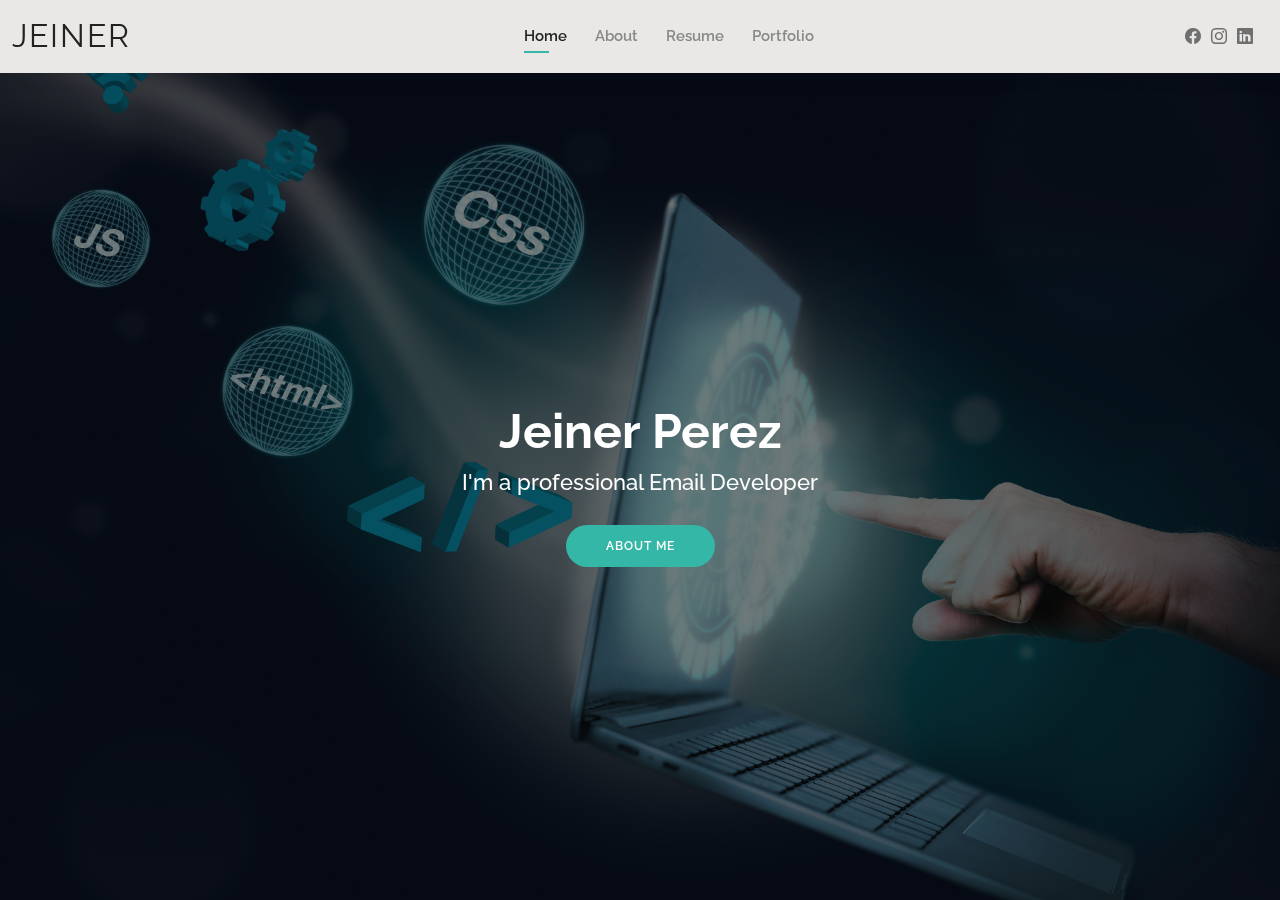
<file: index.html>
<!DOCTYPE html>
<html lang="en">

<head>
  <meta charset="utf-8">
  <meta content="width=device-width, initial-scale=1.0" name="viewport">

  <title>Kelly Bootstrap Template - Index</title>
  <meta content="" name="description">
  <meta content="" name="keywords">

 

  <!-- Google Fonts -->
  <link href="https://fonts.googleapis.com/css?family=Open+Sans:300,300i,400,400i,600,600i,700,700i|Raleway:300,300i,400,400i,500,500i,600,600i,700,700i|Poppins:300,300i,400,400i,500,500i,600,600i,700,700i" rel="stylesheet">

  <!-- Vendor CSS Files -->
  <link href="assets/vendor/aos/aos.css" rel="stylesheet">
  <link href="assets/vendor/bootstrap/css/bootstrap.min.css" rel="stylesheet">
  <link href="assets/vendor/bootstrap-icons/bootstrap-icons.css" rel="stylesheet">
  <link href="assets/vendor/boxicons/css/boxicons.min.css" rel="stylesheet">
  <link href="assets/vendor/glightbox/css/glightbox.min.css" rel="stylesheet">
  <link href="assets/vendor/swiper/swiper-bundle.min.css" rel="stylesheet">

  <!--  Main CSS File -->
  <link href="assets/css/style.css" rel="stylesheet">

  
</head>

<body>

  <!-- ======= Header ======= -->
  <header id="header" class="fixed-top">
    <div class="container-fluid d-flex justify-content-between align-items-center">

      <h1 class="logo me-auto me-lg-0"><a href="index.html">JEINER</a></h1>
     

      <nav id="navbar" class="navbar order-last order-lg-0">
        <ul>
          <li><a class="active" href="index.html">Home</a></li>
          <li><a href="about.html">About</a></li>
          <li><a href="resume.html">Resume</a></li>
     
          <li><a href="portfolio.html">Portfolio</a></li>
        
        </ul>
        <i class="bi bi-list mobile-nav-toggle"></i>
      </nav><!-- .navbar -->

      <div class="header-social-links">
       
        <a href="https://www.facebook.com/heiner.perezlizano/" class="facebook"><i class="bi bi-facebook"></i></a>
        <a href="https://www.instagram.com/hperezl27/" class="instagram"><i class="bi bi-instagram"></i></a>
        <a href="https://www.linkedin.com/in/hperezl2236/" class="linkedin"><i class="bi bi-linkedin"></i></i></a>
      </div>

    </div>

  </header><!-- End Header -->

  <!-- ======= Hero Section ======= -->
  <section id="hero" class="d-flex align-items-center">
    <div class="container d-flex flex-column align-items-center box" data-aos="zoom-in" data-aos-delay="100">
      <h1>Jeiner Perez</h1>
      <h2>I'm a professional Email Developer</h2>
      <a href="about.html" class="btn-about">About Me</a>
    </div>
  </section><!-- End Hero -->



 

  <!-- Vendor JS Files -->
  <script src="assets/vendor/purecounter/purecounter_vanilla.js"></script>
  <script src="assets/vendor/aos/aos.js"></script>
  <script src="assets/vendor/bootstrap/js/bootstrap.bundle.min.js"></script>
  <script src="assets/vendor/glightbox/js/glightbox.min.js"></script>
  <script src="assets/vendor/isotope-layout/isotope.pkgd.min.js"></script>
  <script src="assets/vendor/swiper/swiper-bundle.min.js"></script>
  <script src="assets/vendor/waypoints/noframework.waypoints.js"></script>
  <script src="assets/vendor/php-email-form/validate.js"></script>

  <!-- Template Main JS File -->
  <script src="assets/js/main.js"></script>

</body>

</html>
</file>
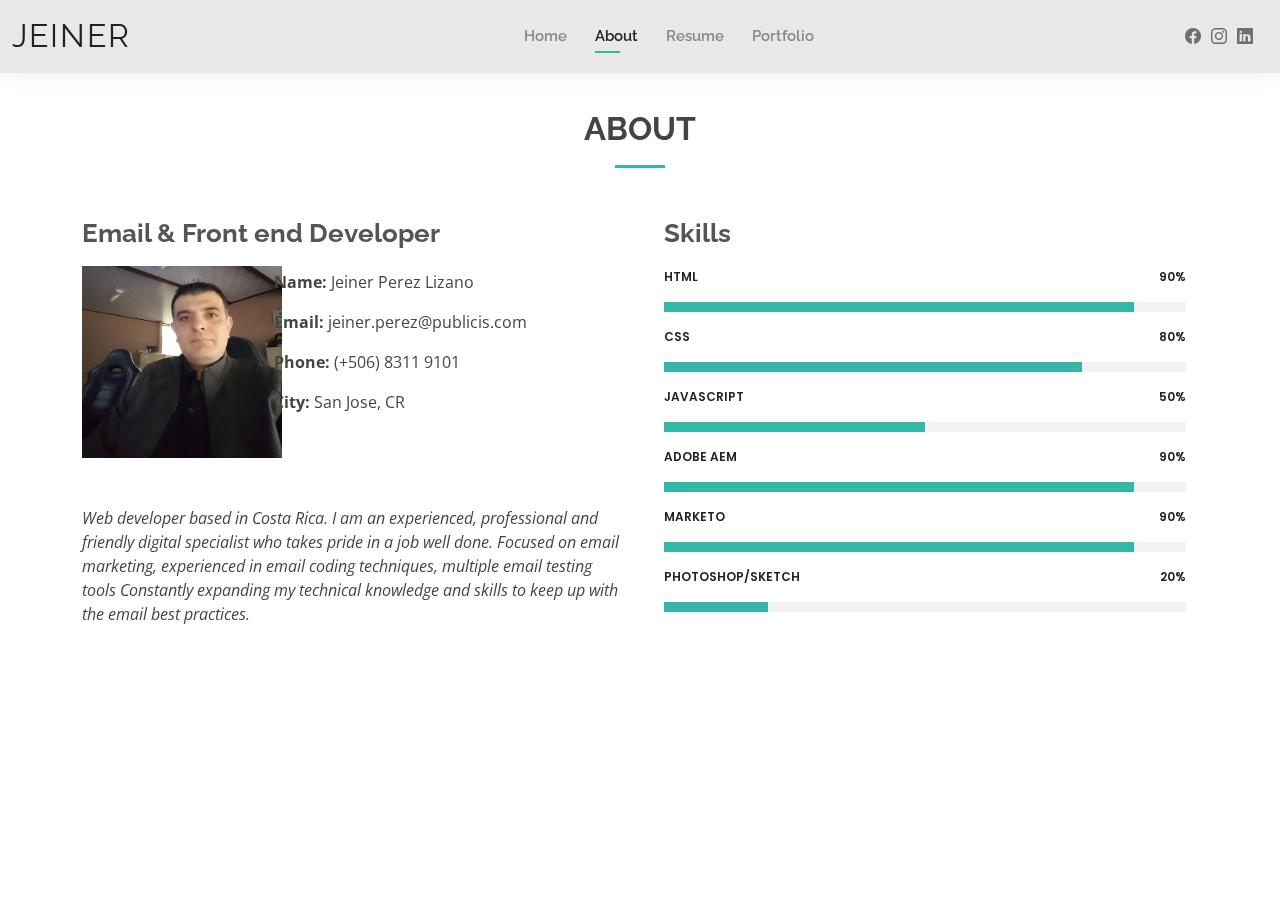
<file: about.html>
<!DOCTYPE html>
<html lang="en">

<head>
  <meta charset="utf-8">
  <meta content="width=device-width, initial-scale=1.0" name="viewport">

  <title>About - Jeiner</title>
  <meta content="" name="description">
  <meta content="" name="keywords">



  <!-- Google Fonts -->
  <link href="https://fonts.googleapis.com/css?family=Open+Sans:300,300i,400,400i,600,600i,700,700i|Raleway:300,300i,400,400i,500,500i,600,600i,700,700i|Poppins:300,300i,400,400i,500,500i,600,600i,700,700i" rel="stylesheet">

  <!-- Vendor CSS Files -->
  <link href="assets/vendor/aos/aos.css" rel="stylesheet">
  <link href="assets/vendor/bootstrap/css/bootstrap.min.css" rel="stylesheet">
  <link href="assets/vendor/bootstrap-icons/bootstrap-icons.css" rel="stylesheet">
  <link href="assets/vendor/boxicons/css/boxicons.min.css" rel="stylesheet">
  <link href="assets/vendor/glightbox/css/glightbox.min.css" rel="stylesheet">
  <link href="assets/vendor/swiper/swiper-bundle.min.css" rel="stylesheet">

  <!--  Main CSS File -->
  <link href="assets/css/style.css" rel="stylesheet">

 
</head>

<body>

  <!-- ======= Header ======= -->
  <header id="header" class="fixed-top">
    <div class="container-fluid d-flex justify-content-between align-items-center">

      <h1 class="logo me-auto me-lg-0"><a href="index.html">JEINER</a></h1>
     

      <nav id="navbar" class="navbar order-last order-lg-0">
        <ul>
          <li><a href="index.html">Home</a></li>
          <li><a class="active" href="about.html">About</a></li>
          <li><a href="resume.html">Resume</a></li>
          
          <li><a href="portfolio.html">Portfolio</a></li>
         
        </ul>
        <i class="bi bi-list mobile-nav-toggle"></i>
      </nav><!-- .navbar -->

      <div class="header-social-links">
   
        <a href="https://www.facebook.com/heiner.perezlizano/" class="facebook"><i class="bi bi-facebook"></i></a>
        <a href="https://www.instagram.com/hperezl27/" class="instagram"><i class="bi bi-instagram"></i></a>
        <a href="https://www.linkedin.com/in/hperezl2236/" class="linkedin"><i class="bi bi-linkedin"></i></i></a>
      </div>

    </div>

  </header><!-- End Header -->

  <main id="main">

    <!-- ======= About Section ======= -->
    <section id="about" class="about">
      <div class="container" data-aos="fade-up">

        <div class="section-title">
          <h2>About</h2>
        
        </div>

        <div class="row">
         <!-- <div class="col-lg-4">
            <img src="assets/img/about.jpg" class="img-fluid" alt="">
          </div>-->
          <div class="col-lg-6 col-sm-12 col-md-12 content mb-5">
            <div class="row">
              <h3 class="mb-3">Email  &amp; Front end Developer</h3>
              <div class="col-lg-4 col-sm-12 col-md-4 mb-5">
                <img src="assets/img/jei2.jpg" class="img-about" alt="">
              </div>
              <div class="col-lg-8 col-sm-12 col-md-8">
                <ul>
                  <li><i class="bi bi-rounded-right"></i> <strong>Name: </strong> Jeiner Perez Lizano</li>
                  <li><i class="bi bi-rounded-right"></i> <strong>Email: </strong> jeiner.perez@publicis.com</li>
                  <li><i class="bi bi-rounded-right"></i> <strong>Phone: </strong> (+506) 8311 9101</li>
                  <li><i class="bi bi-rounded-right"></i> <strong>City: </strong> San Jose, CR</li>
                </ul>
              </div>
            </div>
            
            <p class="fst-italic">
              Web developer based in Costa Rica. I am an experienced, professional and friendly digital specialist who takes pride in a job well done. Focused on email marketing, experienced
in email coding techniques, multiple email testing tools Constantly expanding my technical knowledge and skills to keep up with the email best practices.
            </p>
      
           
          </div>
          <div id="skills" class="skills col-lg-6 col-sm-12 col-md-12 content">
            <div class="container">
      
                <h3>Skills</h3>
                
              <div class="row skills-content">
      
                  <div class="progress">
                    <span class="skill">HTML <i class="val">90%</i></span>
                    <div class="progress-bar-wrap">
                      <div class="progress-bar" role="progressbar" aria-valuenow="90" aria-valuemin="0" aria-valuemax="100"></div>
                    </div>
                  </div>
      
                  <div class="progress">
                    <span class="skill">CSS <i class="val">80%</i></span>
                    <div class="progress-bar-wrap">
                      <div class="progress-bar" role="progressbar" aria-valuenow="80" aria-valuemin="0" aria-valuemax="100"></div>
                    </div>
                  </div>
      
                  <div class="progress">
                    <span class="skill">JavaScript <i class="val">50%</i></span>
                    <div class="progress-bar-wrap">
                      <div class="progress-bar" role="progressbar" aria-valuenow="50" aria-valuemin="0" aria-valuemax="100"></div>
                    </div>
                  </div>
                  <div class="progress">
                    <span class="skill">Adobe AEM <i class="val">90%</i></span>
                    <div class="progress-bar-wrap">
                      <div class="progress-bar" role="progressbar" aria-valuenow="90" aria-valuemin="0" aria-valuemax="100"></div>
                    </div>
                  </div>
      
                  <div class="progress">
                    <span class="skill">Marketo <i class="val">90%</i></span>
                    <div class="progress-bar-wrap">
                      <div class="progress-bar" role="progressbar" aria-valuenow="90" aria-valuemin="0" aria-valuemax="100"></div>
                    </div>
                  </div>
      
                  <div class="progress">
                    <span class="skill">Photoshop/Sketch <i class="val">20%</i></span>
                    <div class="progress-bar-wrap">
                      <div class="progress-bar" role="progressbar" aria-valuenow="20" aria-valuemin="0" aria-valuemax="100"></div>
                    </div>
                  </div>
      
              
      
               
      
              </div>
      
            </div>
          </div><!-- End Skills Section -->
        </div>

      </div>
    </section><!-- End About Section -->

    <!-- ======= Skills Section ======= -->
 

  

  </main><!-- End #main -->



  <div id="preloader"></div>
  <a href="#" class="back-to-top d-flex align-items-center justify-content-center"><i class="bi bi-arrow-up-short"></i></a>

  <!-- Vendor JS Files -->
  <script src="assets/vendor/purecounter/purecounter_vanilla.js"></script>
  <script src="assets/vendor/aos/aos.js"></script>
  <script src="assets/vendor/bootstrap/js/bootstrap.bundle.min.js"></script>
  <script src="assets/vendor/glightbox/js/glightbox.min.js"></script>
  <script src="assets/vendor/isotope-layout/isotope.pkgd.min.js"></script>
  <script src="assets/vendor/swiper/swiper-bundle.min.js"></script>
  <script src="assets/vendor/waypoints/noframework.waypoints.js"></script>
  <script src="assets/vendor/php-email-form/validate.js"></script>

  <!-- Template Main JS File -->
  <script src="assets/js/main.js"></script>

</body>

</html>
</file>
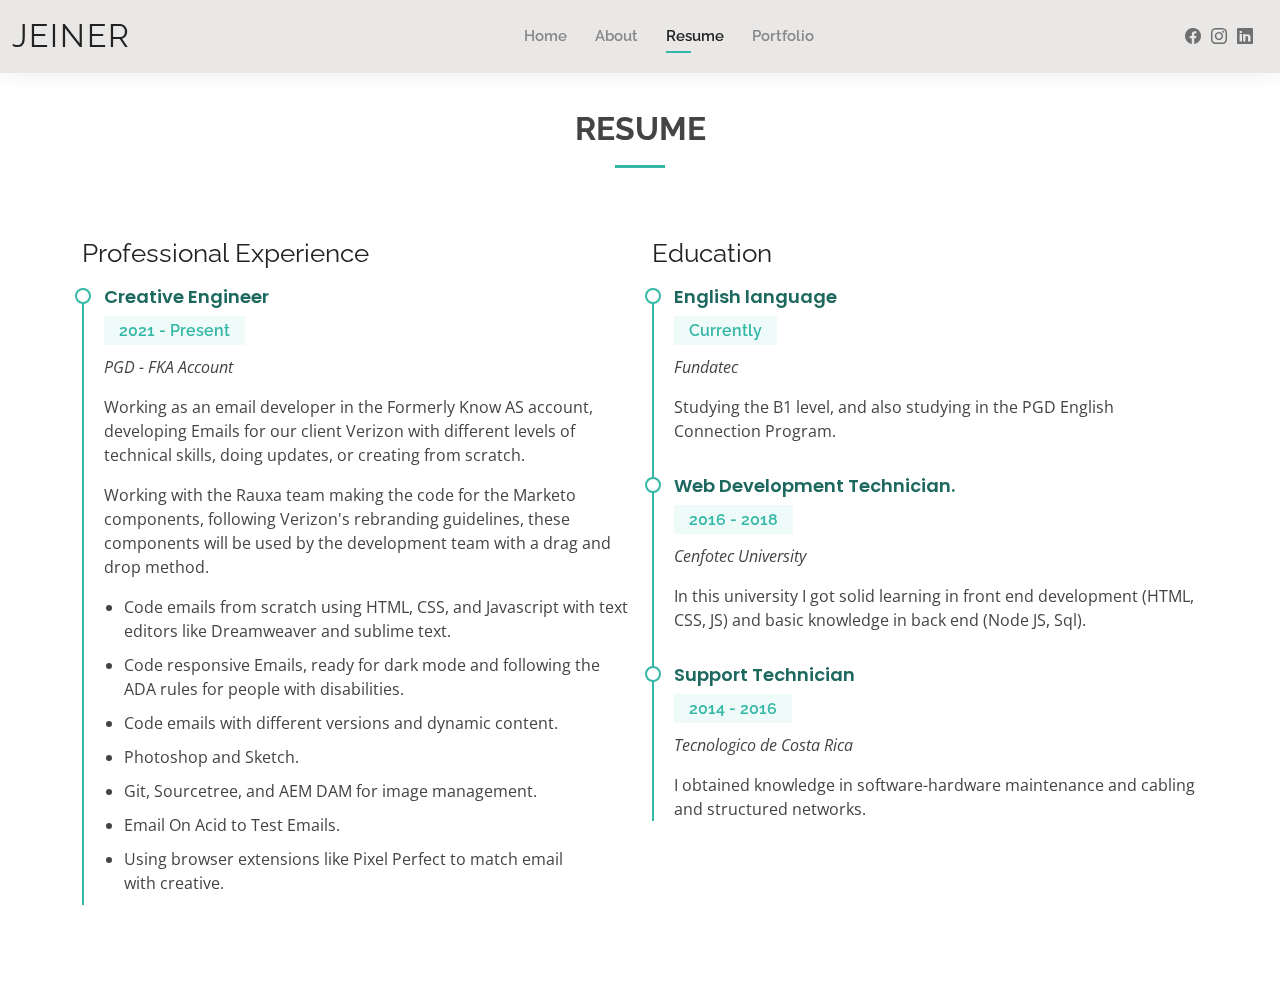
<file: resume.html>
<!DOCTYPE html>
<html lang="en">

<head>
  <meta charset="utf-8">
  <meta content="width=device-width, initial-scale=1.0" name="viewport">

  <title>Resume - Jeiner</title>
  <meta content="" name="description">
  <meta content="" name="keywords">

 

  <!-- Google Fonts -->
  <link href="https://fonts.googleapis.com/css?family=Open+Sans:300,300i,400,400i,600,600i,700,700i|Raleway:300,300i,400,400i,500,500i,600,600i,700,700i|Poppins:300,300i,400,400i,500,500i,600,600i,700,700i" rel="stylesheet">

  <!-- Vendor CSS Files -->
  <link href="assets/vendor/aos/aos.css" rel="stylesheet">
  <link href="assets/vendor/bootstrap/css/bootstrap.min.css" rel="stylesheet">
  <link href="assets/vendor/bootstrap-icons/bootstrap-icons.css" rel="stylesheet">
  <link href="assets/vendor/boxicons/css/boxicons.min.css" rel="stylesheet">
  <link href="assets/vendor/glightbox/css/glightbox.min.css" rel="stylesheet">
  <link href="assets/vendor/swiper/swiper-bundle.min.css" rel="stylesheet">

  <!--  Main CSS File -->
  <link href="assets/css/style.css" rel="stylesheet">

  
</head>

<body>

  <!-- ======= Header ======= -->
  <header id="header" class="fixed-top">
    <div class="container-fluid d-flex justify-content-between align-items-center">

      <h1 class="logo me-auto me-lg-0"><a href="index.html">JEINER</a></h1>
     

      <nav id="navbar" class="navbar order-last order-lg-0">
        <ul>
          <li><a href="index.html">Home</a></li>
          <li><a href="about.html">About</a></li>
          <li><a class="active" href="resume.html">Resume</a></li>
       
          <li><a href="portfolio.html">Portfolio</a></li>
         
        </ul>
        <i class="bi bi-list mobile-nav-toggle"></i>
      </nav><!-- .navbar -->

      <div class="header-social-links">
    
        <a href="https://www.facebook.com/heiner.perezlizano/" class="facebook"><i class="bi bi-facebook"></i></a>
        <a href="https://www.instagram.com/hperezl27/" class="instagram"><i class="bi bi-instagram"></i></a>
        <a href="https://www.linkedin.com/in/hperezl2236/" class="linkedin"><i class="bi bi-linkedin"></i></i></a>
      </div>

    </div>

  </header><!-- End Header -->

  <main id="main">

    <!-- ======= Resume Section ======= -->
    <section id="resume" class="resume">
      <div class="container" data-aos="fade-up">

        <div class="section-title">
          <h2>Resume</h2>
         
        </div>

        <div class="row">
          <div class="col-lg-6">
            <h3 class="resume-title">Professional Experience</h3>
            <div class="resume-item">
              <h4>Creative Engineer</h4>
              <h5>2021 - Present</h5>
              <p><em>PGD - FKA Account </em></p>
              <p>
                <p>Working as an email developer in the Formerly Know AS account, developing
                  Emails for our client Verizon with different levels of technical skills, doing
                  updates, or creating from scratch.</p>

                  <p>Working with the Rauxa team making the code for the Marketo components,
                    following Verizon's rebranding guidelines, these components will be used
                    by the development team with a drag and drop method.</p>
              <ul>
                <li>Code emails from scratch using HTML, CSS, and Javascript with text editors like Dreamweaver and sublime text.</li>
                <li>Code responsive Emails, ready for dark mode and following the ADA rules for people with disabilities. </li>
                <li>Code emails with different versions and dynamic content.</li>
                <li>Photoshop and Sketch.</li>
                <li>Git, Sourcetree, and AEM DAM for image management.</li>
                <li>Email On Acid to Test Emails.</li>
                <li>Using browser extensions like Pixel Perfect to match email with&nbsp;creative.</li>
              </ul>
              </p>
            </div>
           
          </div>
          <div class="col-lg-6">
         

            <h3 class="resume-title">Education</h3>
            <div class="resume-item">
              <h4>English language</h4>
              <h5> Currently</h5>
              <p><em>Fundatec</em></p>
              <p>Studying the B1 level, and also studying in the PGD English Connection Program.</p>
            </div>
            <div class="resume-item">
              <h4>Web Development Technician.</h4>
              <h5>2016 - 2018</h5>
              <p><em>Cenfotec University</em></p>
              <p>In this university I got solid learning in front end development (HTML, CSS, JS) and basic knowledge in back end (Node JS, Sql).</p>
              
            </div>
            <div class="resume-item">
              <h4>Support Technician</h4>
              <h5>2014 - 2016</h5>
              <p><em>Tecnologico de Costa Rica</em></p>
              <p>I obtained knowledge in software-hardware maintenance and cabling and structured networks. </p>
             
            </div>
          </div>
      
        </div>
      

      </div>
    </section><!-- End Resume Section -->

  </main><!-- End #main -->

  <!-- ======= Footer ======= -->
 
  <div id="preloader"></div>
  <a href="#" class="back-to-top d-flex align-items-center justify-content-center"><i class="bi bi-arrow-up-short"></i></a>

  <!-- Vendor JS Files -->
  <script src="assets/vendor/purecounter/purecounter_vanilla.js"></script>
  <script src="assets/vendor/aos/aos.js"></script>
  <script src="assets/vendor/bootstrap/js/bootstrap.bundle.min.js"></script>
  <script src="assets/vendor/glightbox/js/glightbox.min.js"></script>
  <script src="assets/vendor/isotope-layout/isotope.pkgd.min.js"></script>
  <script src="assets/vendor/swiper/swiper-bundle.min.js"></script>
  <script src="assets/vendor/waypoints/noframework.waypoints.js"></script>
  <script src="assets/vendor/php-email-form/validate.js"></script>

  <!-- Template Main JS File -->
  <script src="assets/js/main.js"></script>

</body>

</html>
</file>
<file: assets/css/style.css>
/**
* Template Name: Kelly - v4.10.0
* Template URL: https://bootstrapmade.com/kelly-free-bootstrap-cv-resume-html-template/
* Author: BootstrapMade.com
* License: https://bootstrapmade.com/license/
*/

/*--------------------------------------------------------------
# General
--------------------------------------------------------------*/
body {
  font-family: "Open Sans", sans-serif;
  color: #444444;
}

a {
  color: #34b7a7;
  text-decoration: none;
}

a:hover {
  color: #51cdbe;
  text-decoration: none;
}

h1,
h2,
h3,
h4,
h5,
h6 {
  font-family: "Raleway", sans-serif;
}

#main {
  margin-top: 50px;
}



@media (max-width: 992px) {
  #main {
    margin-top: 30px;
  }
}

/*--------------------------------------------------------------
# Preloader
--------------------------------------------------------------*/
#preloader {
  position: fixed;
  top: 0;
  left: 0;
  right: 0;
  bottom: 0;
  z-index: 9999;
  overflow: hidden;
  background: #fff;
}

#preloader:before {
  content: "";
  position: fixed;
  top: calc(50% - 30px);
  left: calc(50% - 30px);
  border: 6px solid #34b7a7;
  border-top-color: #dcf5f2;
  border-radius: 50%;
  width: 60px;
  height: 60px;
  -webkit-animation: animate-preloader 1s linear infinite;
  animation: animate-preloader 1s linear infinite;
}

@-webkit-keyframes animate-preloader {
  0% {
    transform: rotate(0deg);
  }

  100% {
    transform: rotate(360deg);
  }
}

@keyframes animate-preloader {
  0% {
    transform: rotate(0deg);
  }

  100% {
    transform: rotate(360deg);
  }
}

/*--------------------------------------------------------------
# Back to top button
--------------------------------------------------------------*/
.back-to-top {
  position: fixed;
  visibility: hidden;
  opacity: 0;
  right: 15px;
  bottom: 15px;
  z-index: 996;
  background: #34b7a7;
  width: 40px;
  height: 40px;
  border-radius: 50px;
  transition: all 0.4s;
}

.back-to-top i {
  font-size: 24px;
  color: #fff;
  line-height: 0;
}

.back-to-top:hover {
  background: #49cbbb;
  color: #fff;
}

.back-to-top.active {
  visibility: visible;
  opacity: 1;
}

/*--------------------------------------------------------------
# Header
--------------------------------------------------------------*/
#header {
  background: #e9e8e6;
  box-shadow: 0px 0px 25px 0 rgba(0, 0, 0, 0.08);
  z-index: 997;
  padding: 15px 0;
}

#header .logo {
  font-size: 32px;
  margin: 0;
  padding: 0;
  line-height: 1;
  font-weight: 400;
  letter-spacing: 2px;
  text-transform: uppercase;
}

#header .logo a {
  color: #222222;
}

#header .logo img {
  max-height: 40px;
}

@media (max-width: 992px) {
  #header .logo {
    font-size: 28px;
  }
}

/*--------------------------------------------------------------
# Header Social Links
--------------------------------------------------------------*/
.header-social-links {
  padding-right: 15px;
}

.header-social-links a {
  color: #6f6f6f;
  padding-left: 6px;
  display: inline-block;
  line-height: 0px;
  transition: 0.3s;
  font-size: 16px;
}

.header-social-links a:hover {
  color: #34b7a7;
}

/*--------------------------------------------------------------
# Navigation Menu
--------------------------------------------------------------*/
/**
* Desktop Navigation 
*/
.navbar {
  padding: 0;
}

.navbar ul {
  margin: 0;
  padding: 0;
  display: flex;
  list-style: none;
  align-items: center;
}

.navbar li {
  position: relative;
  padding: 10px 0 10px 28px;
}

.navbar a,
.navbar a:focus {
  display: flex;
  align-items: center;
  justify-content: space-between;
  font-family: "Raleway", sans-serif;
  font-size: 15px;
  font-weight: 600;
  color: #888888;
  white-space: nowrap;
  transition: 0.3s;
  position: relative;
}

.navbar a i,
.navbar a:focus i {
  font-size: 12px;
  line-height: 0;
  margin-left: 5px;
}

.navbar>ul>li>a:before {
  content: "";
  position: absolute;
  width: 0;
  height: 2px;
  bottom: -5px;
  left: 0;
  background-color: #34b7a7;
  visibility: hidden;
  width: 0px;
  transition: all 0.3s ease-in-out 0s;
}

.navbar a:hover:before,
.navbar li:hover>a:before,
.navbar .active:before {
  visibility: visible;
  width: 25px;
}

.navbar a:hover,
.navbar .active,
.navbar .active:focus,
.navbar li:hover>a {
  color: #222222;
}

.navbar .dropdown ul {
  display: block;
  position: absolute;
  left: 14px;
  top: calc(100% + 30px);
  margin: 0;
  padding: 10px 0;
  z-index: 99;
  opacity: 0;
  visibility: hidden;
  background: #fff;
  box-shadow: 0px 0px 30px rgba(127, 137, 161, 0.25);
  transition: 0.3s;
  border-radius: 4px;
}

.navbar .dropdown ul li {
  min-width: 200px;
  padding: 0;
}

.navbar .dropdown ul a {
  padding: 10px 20px;
  font-size: 15px;
  text-transform: none;
  font-weight: 600;
}

.navbar .dropdown ul a i {
  font-size: 12px;
}

.navbar .dropdown ul a:hover,
.navbar .dropdown ul .active:hover,
.navbar .dropdown ul li:hover>a {
  color: #34b7a7;
}

.navbar .dropdown:hover>ul {
  opacity: 1;
  top: 100%;
  visibility: visible;
}

.navbar .dropdown .dropdown ul {
  top: 0;
  left: calc(100% - 30px);
  visibility: hidden;
}

.navbar .dropdown .dropdown:hover>ul {
  opacity: 1;
  top: 0;
  left: 100%;
  visibility: visible;
}

@media (max-width: 1366px) {
  .navbar .dropdown .dropdown ul {
    left: -90%;
  }

  .navbar .dropdown .dropdown:hover>ul {
    left: -100%;
  }
}

/**
* Mobile Navigation 
*/
.mobile-nav-toggle {
  color: #222222;
  font-size: 28px;
  cursor: pointer;
  display: none;
  line-height: 0;
  transition: 0.5s;
}

.mobile-nav-toggle.bi-x {
  color: #fff;
}

@media (max-width: 991px) {
  .mobile-nav-toggle {
    display: block;
  }

  .navbar ul {
    display: none;
  }
}

.navbar-mobile {
  position: fixed;
  overflow: hidden;
  top: 0;
  right: 0;
  left: 0;
  bottom: 0;
  background: rgba(9, 9, 9, 0.9);
  transition: 0.3s;
  z-index: 999;
}

.navbar-mobile .mobile-nav-toggle {
  position: absolute;
  top: 15px;
  right: 15px;
}

.navbar-mobile ul {
  display: block;
  position: absolute;
  top: 55px;
  right: 15px;
  bottom: 15px;
  left: 15px;
  padding: 10px 0;
  border-radius: 10px;
  background-color: #fff;
  overflow-y: auto;
  transition: 0.3s;
}

.navbar-mobile a,
.navbar-mobile a:focus {
  font-size: 15px;
  padding-right: 15px;
  color: #222222;
}

.navbar-mobile a:hover,
.navbar-mobile .active,
.navbar-mobile li:hover>a {
  color: #34b7a7;
}

.navbar-mobile .getstarted,
.navbar-mobile .getstarted:focus {
  margin: 15px;
}

.navbar-mobile .dropdown ul {
  position: static;
  display: none;
  margin: 10px 20px;
  padding: 10px 0;
  z-index: 99;
  opacity: 1;
  visibility: visible;
  background: #fff;
  box-shadow: 0px 0px 30px rgba(127, 137, 161, 0.25);
}

.navbar-mobile .dropdown ul li {
  min-width: 200px;
}

.navbar-mobile .dropdown ul a {
  padding: 10px 20px;
}

.navbar-mobile .dropdown ul a i {
  font-size: 12px;
}

.navbar-mobile .dropdown ul a:hover,
.navbar-mobile .dropdown ul .active:hover,
.navbar-mobile .dropdown ul li:hover>a {
  color: #34b7a7;
}

.navbar-mobile .dropdown>.dropdown-active {
  display: block;
}

/*--------------------------------------------------------------
# Hero Section
--------------------------------------------------------------*/

#hero {
  width: 100%;
  height: 100vh;
  background: url("../img/fondo.jpg") top right;
  background-size: cover;
  
}
#hero:before {
  content: "";
  background: rgba(9, 9, 9, 0.541);
  position: absolute;
  bottom: 0;
  top: 0;
  left: 0;
  right: 0;
}

#hero .container {
  padding-top: 70px;
  position: relative;
  
}

@media (max-width: 992px) {
  #hero .container {
    padding-top: 58px;
  }
}

#hero h1 {
  margin: 0;
  font-size: 48px;
  font-weight: 700;
  line-height: 56px;
  color: #ffffff;
}

#hero h2 {
  color: #ffffff;
  margin: 10px 0 0 0;
  font-size: 22px;
}

#hero .btn-about {
  font-family: "Raleway", sans-serif;
  text-transform: uppercase;
  font-weight: 600;
  font-size: 12px;
  letter-spacing: 1px;
  display: inline-block;
  padding: 12px 40px;
  border-radius: 50px;
  transition: 0.5s;
  margin-top: 30px;
  color: #fff;
  background: #34b7a7;
}

#hero .btn-about:hover {
  background: #3dc8b7;
}

@media (min-width: 1024px) {
  #hero {
    background-attachment: fixed;
  }
}

@media (max-width: 992px) {
  #hero:before {
    content: "";
    background: rgba(255, 255, 255, 0.8);
    position: absolute;
    bottom: 0;
    top: 0;
    left: 0;
    right: 0;
  }

  #hero h1 {
    font-size: 28px;
    line-height: 36px;
    color: #222222;
  }

  #hero h2 {
    font-size: 18px;
    line-height: 24px;
    color: #222222;
  }
}

/*--------------------------------------------------------------
# Sections General
--------------------------------------------------------------*/
section {
  padding: 60px 0;
}

.section-bg {
  background-color: #e7f8f6;
}

.section-title {
  text-align: center;
  padding-bottom: 30px;
}

.section-title h2 {
  font-size: 32px;
  font-weight: bold;
  text-transform: uppercase;
  margin-bottom: 20px;
  padding-bottom: 20px;
  position: relative;
}

.section-title h2::after {
  content: "";
  position: absolute;
  display: block;
  width: 50px;
  height: 3px;
  background: #34b7a7;
  bottom: 0;
  left: calc(50% - 25px);
}

.section-title p {
  margin-bottom: 0;
}

/*--------------------------------------------------------------
# Cta
--------------------------------------------------------------*/
.cta {
  background: linear-gradient(rgba(0, 0, 0, 0.6), rgba(0, 0, 0, 0.6)), url("../img/bg-1.jpg") fixed center center;
  background-size: cover;
  padding: 80px 0;
}

.cta h3 {
  color: #fff;
  font-size: 28px;
  font-weight: 700;
}

.cta p {
  color: #fff;
}

.cta .cta-btn {
  font-family: "Raleway", sans-serif;
  text-transform: uppercase;
  font-weight: 500;
  font-size: 16px;
  letter-spacing: 1px;
  display: inline-block;
  padding: 8px 20px;
  border-radius: 2px;
  transition: 0.5s;
  margin: 10px;
  border: 2px solid #fff;
  color: #fff;
}

.cta .cta-btn:hover {
  background: #34b7a7;
  border: 2px solid #34b7a7;
}

@media (max-width: 1024px) {
  .cta {
    background-attachment: scroll;
  }
}

@media (min-width: 769px) {
  .cta .cta-btn-container {
    display: flex;
    align-items: center;
    justify-content: flex-end;
  }
}

/*--------------------------------------------------------------
# About
--------------------------------------------------------------*/
.about .content h3 {
  font-weight: 700;
  font-size: 26px;
  color: #555555;
}

.about .content ul {
  list-style: none;
  padding: 0;
}

.about .content ul li {
  padding-bottom: 10px;
}

.about .content ul i {
  font-size: 20px;
  padding-right: 2px;
  color: #34b7a7;
}

.about .content p:last-child {
  margin-bottom: 0;
}

/*--------------------------------------------------------------
# Skills
--------------------------------------------------------------*/
.skills .progress {
  height: 60px;
  display: block;
  background: none;
  border-radius: 0;
}

.skills .progress .skill {
  padding: 10px 0;
  margin: 0 0 6px 0;
  text-transform: uppercase;
  display: block;
  font-weight: 600;
  font-family: "Poppins", sans-serif;
  color: #222222;
}

.skills .progress .skill .val {
  float: right;
  font-style: normal;
}

.skills .progress-bar-wrap {
  background: #f3f3f3;
}

.skills .progress-bar {
  width: 1px;
  height: 10px;
  transition: 0.9s;
  background-color: #34b7a7;
}







/*--------------------------------------------------------------
# Resume
--------------------------------------------------------------*/
.resume .resume-title {
  font-size: 26px;
  font-weight: 400;
  margin-top: 20px;
  margin-bottom: 20px;
  color: #222222;
}

.resume .resume-item {
  padding: 0 0 20px 20px;
  margin-top: -2px;
  border-left: 2px solid #34b7a7;
  position: relative;
}

.resume .resume-item h4 {
  line-height: 18px;
  font-size: 18px;
  font-weight: 600;
  font-family: "Poppins", sans-serif;
  color: #1d685f;
  margin-bottom: 10px;
}

.resume .resume-item h5 {
  font-size: 16px;
  background: #effbf9;
  padding: 5px 15px;
  display: inline-block;
  font-weight: 600;
  margin-bottom: 10px;
  color: #34b7a7;
}

.resume .resume-item ul {
  padding-left: 20px;
}

.resume .resume-item ul li {
  padding-bottom: 10px;
}

.resume .resume-item:last-child {
  padding-bottom: 0;
}

.resume .resume-item::before {
  content: "";
  position: absolute;
  width: 16px;
  height: 16px;
  border-radius: 50px;
  left: -9px;
  top: 0;
  background: #fff;
  border: 2px solid #34b7a7;
}

/*--------------------------------------------------------------
# Services
--------------------------------------------------------------*/
.services .icon-box {
  text-align: center;
  padding: 70px 20px 80px 20px;
  transition: all ease-in-out 0.3s;
  background: #fff;
  box-shadow: 0px 0 35px 0 rgba(0, 0, 0, 0.08);
}

.services .icon-box .icon {
  margin: 0 auto;
  width: 100px;
  height: 100px;
  display: flex;
  align-items: center;
  justify-content: center;
  transition: ease-in-out 0.3s;
  position: relative;
}

.services .icon-box .icon i {
  font-size: 36px;
  transition: 0.5s;
  position: relative;
}

.services .icon-box .icon svg {
  position: absolute;
  top: 0;
  left: 0;
}

.services .icon-box .icon svg path {
  transition: 0.5s;
  fill: #f5f5f5;
}

.services .icon-box h4 {
  font-weight: 600;
  margin: 10px 0 15px 0;
  font-size: 22px;
}

.services .icon-box h4 a {
  color: #222222;
  transition: ease-in-out 0.3s;
}

.services .icon-box p {
  line-height: 24px;
  font-size: 14px;
  margin-bottom: 0;
}

.services .iconbox-blue i {
  color: #47aeff;
}

.services .iconbox-blue:hover .icon i {
  color: #fff;
}

.services .iconbox-blue:hover .icon path {
  fill: #47aeff;
}

.services .iconbox-orange i {
  color: #ffa76e;
}

.services .iconbox-orange:hover .icon i {
  color: #fff;
}

.services .iconbox-orange:hover .icon path {
  fill: #ffa76e;
}

.services .iconbox-pink i {
  color: #e80368;
}

.services .iconbox-pink:hover .icon i {
  color: #fff;
}

.services .iconbox-pink:hover .icon path {
  fill: #e80368;
}

.services .iconbox-yellow i {
  color: #ffbb2c;
}

.services .iconbox-yellow:hover .icon i {
  color: #fff;
}

.services .iconbox-yellow:hover .icon path {
  fill: #ffbb2c;
}

.services .iconbox-red i {
  color: #ff5828;
}

.services .iconbox-red:hover .icon i {
  color: #fff;
}

.services .iconbox-red:hover .icon path {
  fill: #ff5828;
}

.services .iconbox-teal i {
  color: #11dbcf;
}

.services .iconbox-teal:hover .icon i {
  color: #fff;
}

.services .iconbox-teal:hover .icon path {
  fill: #11dbcf;
}

/*--------------------------------------------------------------
# Portfolio
--------------------------------------------------------------*/
.portfolio .portfolio-item {
  margin-bottom: 30px;
}

.portfolio #portfolio-flters {
  padding: 0;
  margin: 0 auto 20px auto;
  list-style: none;
  text-align: center;
}

.portfolio #portfolio-flters li {
  cursor: pointer;
  display: inline-block;
  padding: 8px 16px 10px 16px;
  font-size: 13px;
  font-weight: 500;
  line-height: 1;
  text-transform: uppercase;
  color: #444444;
  margin-bottom: 5px;
  transition: all 0.3s ease-in-out;
  border-radius: 50px;
}

.portfolio #portfolio-flters li:hover,
.portfolio #portfolio-flters li.filter-active {
  color: #fff;
  background: #34b7a7;
}

.portfolio #portfolio-flters li:last-child {
  margin-right: 0;
}

.portfolio .portfolio-wrap {
  transition: 0.3s;
  position: relative;
  overflow: hidden;
  z-index: 1;
  background: rgba(34, 34, 34, 0.6);
}

.portfolio .portfolio-wrap::before {
  content: "";
  background: rgba(34, 34, 34, 0.6);
  position: absolute;
  left: 0;
  right: 0;
  top: 0;
  bottom: 0;
  transition: all ease-in-out 0.3s;
  z-index: 2;
  opacity: 0;
}

.portfolio .portfolio-wrap img {
  transition: all ease-in-out 0.3s;
}

.portfolio .portfolio-wrap .portfolio-info {
  opacity: 0;
  position: absolute;
  top: 0;
  left: 0;
  right: 0;
  bottom: 0;
  z-index: 3;
  transition: all ease-in-out 0.3s;
  display: flex;
  flex-direction: column;
  justify-content: flex-end;
  align-items: flex-start;
  padding: 20px;
}

.portfolio .portfolio-wrap .portfolio-info h4 {
  font-size: 20px;
  color: #fff;
  font-weight: 600;
}

.portfolio .portfolio-wrap .portfolio-info p {
  color: rgba(255, 255, 255, 0.7);
  font-size: 14px;
  text-transform: uppercase;
  padding: 0;
  margin: 0;
  font-style: italic;
}

.portfolio .portfolio-wrap .portfolio-links {
  text-align: center;
  z-index: 4;
}

.portfolio .portfolio-wrap .portfolio-links a {
  color: #fff;
  margin: 0 5px 0 0;
  font-size: 28px;
  display: inline-block;
  transition: 0.3s;
}

.portfolio .portfolio-wrap .portfolio-links a:hover {
  color: #78d9cd;
}

.portfolio .portfolio-wrap:hover::before {
  opacity: 1;
}

.portfolio .portfolio-wrap:hover img {
  transform: scale(1.2);
}

.portfolio .portfolio-wrap:hover .portfolio-info {
  opacity: 1;
}

/*--------------------------------------------------------------
# Portfolio Details
--------------------------------------------------------------*/
.portfolio-details {
  padding-top: 0;
}

.portfolio-details .portfolio-details-slider img {
  width: 100%;
}

.portfolio-details .portfolio-details-slider .swiper-pagination {
  margin-top: 20px;
  position: relative;
}

.portfolio-details .portfolio-details-slider .swiper-pagination .swiper-pagination-bullet {
  width: 12px;
  height: 12px;
  background-color: #fff;
  opacity: 1;
  border: 1px solid #34b7a7;
}

.portfolio-details .portfolio-details-slider .swiper-pagination .swiper-pagination-bullet-active {
  background-color: #34b7a7;
}

.portfolio-details .portfolio-info {
  padding: 30px;
  box-shadow: 0px 0 30px rgba(34, 34, 34, 0.08);
}

.portfolio-details .portfolio-info h3 {
  font-size: 22px;
  font-weight: 700;
  margin-bottom: 20px;
  padding-bottom: 20px;
  border-bottom: 1px solid #eee;
}

.portfolio-details .portfolio-info ul {
  list-style: none;
  padding: 0;
  font-size: 15px;
}

.portfolio-details .portfolio-info ul li+li {
  margin-top: 10px;
}

.portfolio-details .portfolio-description {
  padding-top: 30px;
}

.portfolio-details .portfolio-description h2 {
  font-size: 26px;
  font-weight: 700;
  margin-bottom: 20px;
}

.portfolio-details .portfolio-description p {
  padding: 0;
}

/*--------------------------------------------------------------
# Contact
--------------------------------------------------------------*/
.contact .info {
  width: 100%;
  background: #fff;
}

.contact .info i {
  font-size: 20px;
  color: #34b7a7;
  float: left;
  width: 44px;
  height: 44px;
  background: #effbf9;
  display: flex;
  justify-content: center;
  align-items: center;
  border-radius: 50px;
  transition: all 0.3s ease-in-out;
}

.contact .info h4 {
  padding: 0 0 0 60px;
  font-size: 22px;
  font-weight: 600;
  margin-bottom: 5px;
  color: #222222;
}

.contact .info p {
  padding: 0 0 0 60px;
  margin-bottom: 0;
  font-size: 14px;
  color: #555555;
}

.contact .info .email,
.contact .info .phone {
  margin-top: 40px;
}

.contact .info .email:hover i,
.contact .info .address:hover i,
.contact .info .phone:hover i {
  background: #34b7a7;
  color: #fff;
}

.contact .php-email-form {
  width: 100%;
  background: #fff;
}

.contact .php-email-form .form-group {
  padding-bottom: 8px;
}

.contact .php-email-form .error-message {
  display: none;
  color: #fff;
  background: #ed3c0d;
  text-align: center;
  padding: 15px;
  font-weight: 600;
}

.contact .php-email-form .sent-message {
  display: none;
  color: #fff;
  background: #18d26e;
  text-align: center;
  padding: 15px;
  font-weight: 600;
}

.contact .php-email-form .loading {
  display: none;
  background: #fff;
  text-align: center;
  padding: 15px;
}

.contact .php-email-form .loading:before {
  content: "";
  display: inline-block;
  border-radius: 50%;
  width: 24px;
  height: 24px;
  margin: 0 10px -6px 0;
  border: 3px solid #18d26e;
  border-top-color: #eee;
  -webkit-animation: animate-loading 1s linear infinite;
  animation: animate-loading 1s linear infinite;
}

.contact .php-email-form input,
.contact .php-email-form textarea {
  border-radius: 4px;
  box-shadow: none;
  font-size: 14px;
}

.contact .php-email-form input:focus,
.contact .php-email-form textarea:focus {
  border-color: #34b7a7;
}

.contact .php-email-form input {
  height: 44px;
}

.contact .php-email-form textarea {
  padding: 10px 12px;
}

.contact .php-email-form button[type=submit] {
  background: #34b7a7;
  border: 0;
  padding: 10px 30px 12px 30px;
  color: #fff;
  transition: 0.4s;
  border-radius: 50px;
}

.contact .php-email-form button[type=submit]:hover {
  background: #3dc8b7;
}

@-webkit-keyframes animate-loading {
  0% {
    transform: rotate(0deg);
  }

  100% {
    transform: rotate(360deg);
  }
}

@keyframes animate-loading {
  0% {
    transform: rotate(0deg);
  }

  100% {
    transform: rotate(360deg);
  }
}

/*--------------------------------------------------------------
# Footer
--------------------------------------------------------------*/
#footer {
  background: #e9e8e6;
  padding: 30px 0;
  color: #222222;
  font-size: 14px;
  text-align: center;
}

#footer .credits {
  padding-top: 5px;
  font-size: 13px;
}

#footer .credits a {
  color: #34b7a7;
}

.img-about{
  width: 200px;
  }
</file>
